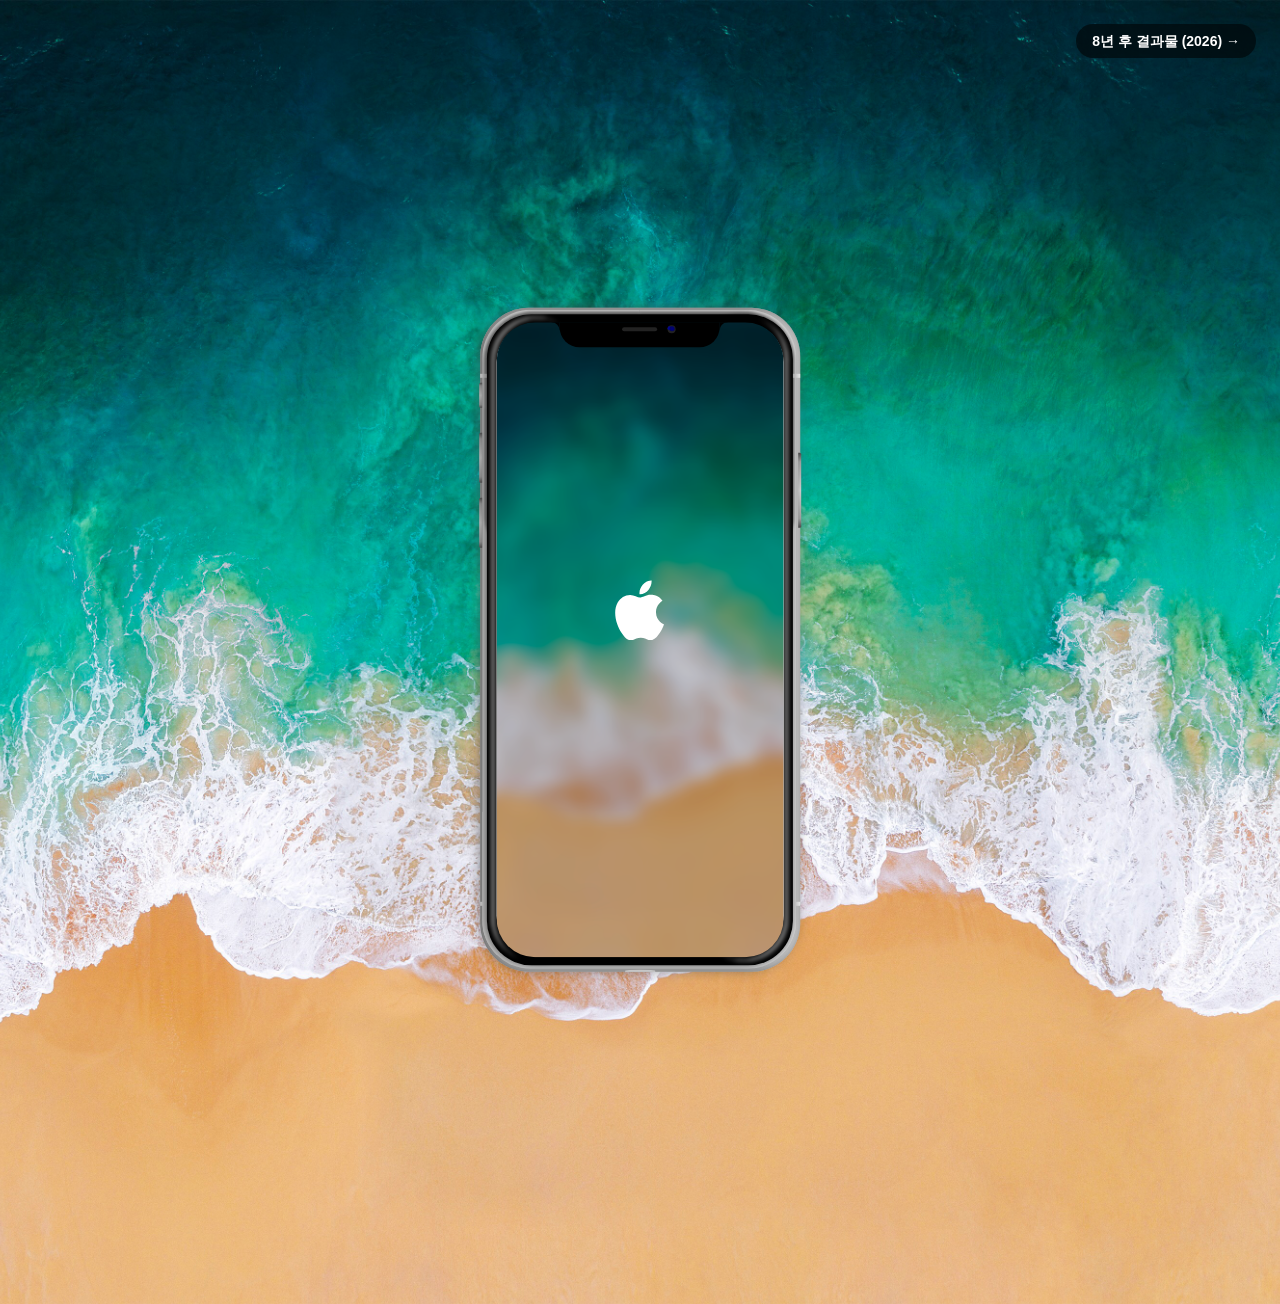
<file: 2018/index.html>
<html lang="en">
<head>
    <meta charset="UTF-8">
    <meta name="viewport" content="width=1920px, initial-scale=1.0">
    <meta http-equiv="X-UA-Compatible">
    <title>css iphonex</title>

    <link rel="stylesheet" href="style.css">
</head>
<body>
    <div class="frame-base">
        <div class="frame-base-light"></div>
        <div class="side-button mute"></div>
        <div class="side-button volume-up"></div>
        <div class="side-button volume-down"></div>
        <div class="side-button hold"></div>
        <div class="stripe top"></div>
        <div class="stripe bottom"></div>
        <div class="port"></div>
        <div class="layer2">
            <div class="layer2-light"></div>
            <div class="layer2-light light-right"></div>
            <div class="screen">
                <img src="blurred.png" id="background">
                <img src="apple.svg" id="logo">
                <div class="mask">
                    <div class="left-pie"></div>
                    <div class="right-pie"></div>
                    <div class="speaker"></div>
                    <div class="camera">
                        <div class="lenz left"></div>
                        <div class="lenz right"></div>
                    </div>
                </div>
            </div>
        </div>
    </div>

    <!-- 2026년에 추가: 원본 코드는 그대로 두고 이동 링크만 덧붙임 -->
    <a href="../2026/" style="position:fixed;top:24px;right:24px;z-index:10;padding:10px 16px;border-radius:999px;background:rgba(0,0,0,.55);color:#fff;font:600 14px/1 -apple-system,BlinkMacSystemFont,'Apple SD Gothic Neo',sans-serif;text-decoration:none;-webkit-backdrop-filter:blur(12px);backdrop-filter:blur(12px)">8년 후 결과물 (2026) &rarr;</a>
</body>
</html>
</file>
<file: 2018/style.css>
body{
    margin: 0;
    background-image: url("origin.png");
    background-size:     cover;                     
    background-repeat:   no-repeat;
    background-position: center center; 
}

.frame-base{
    display: block;
    width: 319.6px;
    height: 664.4px;
    background: white;
    margin-left: 50%;
    margin-top: 50%;
    transform: translate(-50%, -50%);
    border-radius: 48.6px;
    -moz-box-shadow:    inset 0 0 12px #494949;
   -webkit-box-shadow: inset 0 0 12px #494949;
   box-shadow:         inset 2px 0 12px #494949;
}

.layer2{
    width: 306.6px;
    height: 651.4px;
    background: black;
    margin-left: 50%;
    margin-top: 50%;
    transform: translate(-50%, 6.5px);
    border-radius: 44.6px;
    -moz-box-shadow:    0px 0px 15px 1.5px #494949;
    -webkit-box-shadow: 0px 0px 15px 1.5px #494949;
    box-shadow:         -2px 0px 15px 1.5px #494949;
    border: 1px 2px solid black;
}

.stripe{
    position: absolute;
    background: white;
    width: 100%;
    height: 4px;
}

.top{
    top: 10%;
}

.bottom{
    bottom: 10%;
}

.side-button{
    position: absolute;
    /* Permalink - use to edit and share this gradient: http://colorzilla.com/gradient-editor/#000000+0,e5e5e5+7,ffffff+50,ffffff+93,000000+100 */
    background: #000000; /* Old browsers */
    background: -moz-linear-gradient(top, #494949 0%, #aaaaaa 12%, #dddddd 50%, #aaaaaa 88%, #494949 100%); /* FF3.6-15 */
    background: -webkit-linear-gradient(top, #494949 0%,#aaaaaa 12%,#dddddd 50%,#aaaaaa 88%,#494949 100%); /* Chrome10-25,Safari5.1-6 */
    background: linear-gradient(to bottom, #494949 0%,#aaaaaa 12%,#dddddd 50%,#aaaaaa 88%,#494949 100%); /* W3C, IE10+, FF16+, Chrome26+, Opera12+, Safari7+ */
    filter: progid:DXImageTransform.Microsoft.gradient( startColorstr='#000000', endColorstr='#000000',GradientType=0 ); /* IE6-9 */
    width: 3px;
}

.mute{
    height: 25px;
    top: 75px;
    left: -1px;
    border-radius: 1.5px 0 0 1.5px;
}

.volume-up{
    height: 50px;
    top: 125px;
    left: -1px;
    border-radius: 1.5px 0 0 1.5px;
}

.volume-down{
    height: 50px;
    top: 190px;
    left: -1px;
    border-radius: 1.5px 0 0 1.5px;
}

.hold{
    height: 75px;
    top: 145px;
    left: 99.5%;
    border-radius: 0px 1.5px 1.5px 0px;
}

.port{
    position: absolute;
    background: white;
    width: 30px;
    height: 2px;
    bottom: 0;
    left: 50%;
    transform: translateX(-50%);
    border-radius: 50% 50% 0 0;
}

.screen{
    background: white;
    width: 286.6px;
    height: 631.4px;
    margin-left: 50%;
    margin-top: 50%;
    transform: translate(-50%, 9px);
    border-radius: 38.6px;
}

#background{
    border-radius: 38.6px;
    position: absolute;
    object-fit: cover;
    top: -1px;
    width: 100%;
    height: 100.5%;
    filter: brightness(80%);
}

#logo{
    position: absolute;
    width: 60px;
    height: 60px;
    margin-top: 100%;
    margin-left: 50%;
    transform: translate(-50%, -50%);
}

.mask{
    background: black;
    width: 160px;
    height: 25px;
    margin-left: 50%;
    transform: translate(-50%, -1px);
    border-radius: 0% 0% 20px 20px;
}

.left-pie{
    position: absolute;
    overflow: hidden;
    height: 8px;
    width: 8px;
    left: -8px;
    transform: rotate(90deg);
}

.left-pie::after{
    content: ' ';
    position: absolute;
    left: 0%;
    top: 0%;
    box-shadow: 0 0 0 8px black;
    height: 200%;
    width: 200%;
    border-radius:50%;
}

.right-pie{
    position: absolute;
    overflow: hidden;
    height: 8px;
    width: 8px;
    right: -8px;
    transform: rotate(0deg);
}

.right-pie::after{
    content: ' ';
    position: absolute;
    left: 0%;
    top: 0%;
    box-shadow: 0 0 0 8px black;
    height: 200%;
    width: 200%;
    border-radius:50%;
}

.speaker{
    position: absolute;
    height: 4px;
    width: 35px;
    background: #222222;
    margin-top: 5px;
    margin-left: 50%;
    transform: translateX(-50%);
    border-radius: 10px;
}

.camera{
    position: absolute;
    height: 8px;
    width: 8px;
    background: #222222;
    margin-top: 3px;
    margin-left: 70%;
    transform: translateX(-50%);
    border-radius: 10px;
}

.lenz{
    position: absolute;
    background: blue;
    -moz-box-shadow:    inset 0 0 2px #0d1a53;
   -webkit-box-shadow: inset 0 0 2px #0d1a53;
   box-shadow:         inset 0px 0 2px #0d1a53;
   border-radius: 8px;
}

.left{
    filter: brightness(70%);
    width: 4px;
    height: 4px;
    margin: 1px 2px 0 0;
}

.right{
    filter: brightness(50%);
    width: 5px;
    height: 5px;
    left: 2px;
    top: 1px
}

.frame-base-light{
    position: absolute;
    width: 0px;
    height: 75.5%;
    border-radius: 48.6px;
    border: 157.4px solid white;
    border-top: 0px;
    top: 2px;
    margin-left: 2px;
}

.frame-base-light::after{
    position: absolute;
    content: ' ';
    opacity: .5;
    width: 0px;
    height: 97.2px;
    border-radius: 50px;
    filter: blur(1px);
    border: 155.4px solid black;
    border-top: 0px;
    top: 2px;
    left: 0;
    transform: translateX(-50%);
}

.layer2-light{
    position: absolute;
    width: 0px;
    height: 601.4;
    border-radius: 50px;
    opacity: .5;
    filter: blur(2px);
    border: 44.6px solid white;
    border-top: 0px;
    top: 2px;
    margin-left: 4px;
}

.layer2-light::after{
    position: absolute;
    content: ' ';
    width: 0px;
    height: 601.4;
    border-radius: 50px;
    border: 44.6px solid black;
    border-top: 0px;
    top: 2px;
    margin-left: -40px;
    z-index: 2;
}

.light-right{
    left: 100%;
    transform: rotate(180deg) translateX(96.2px);
}
</file>
